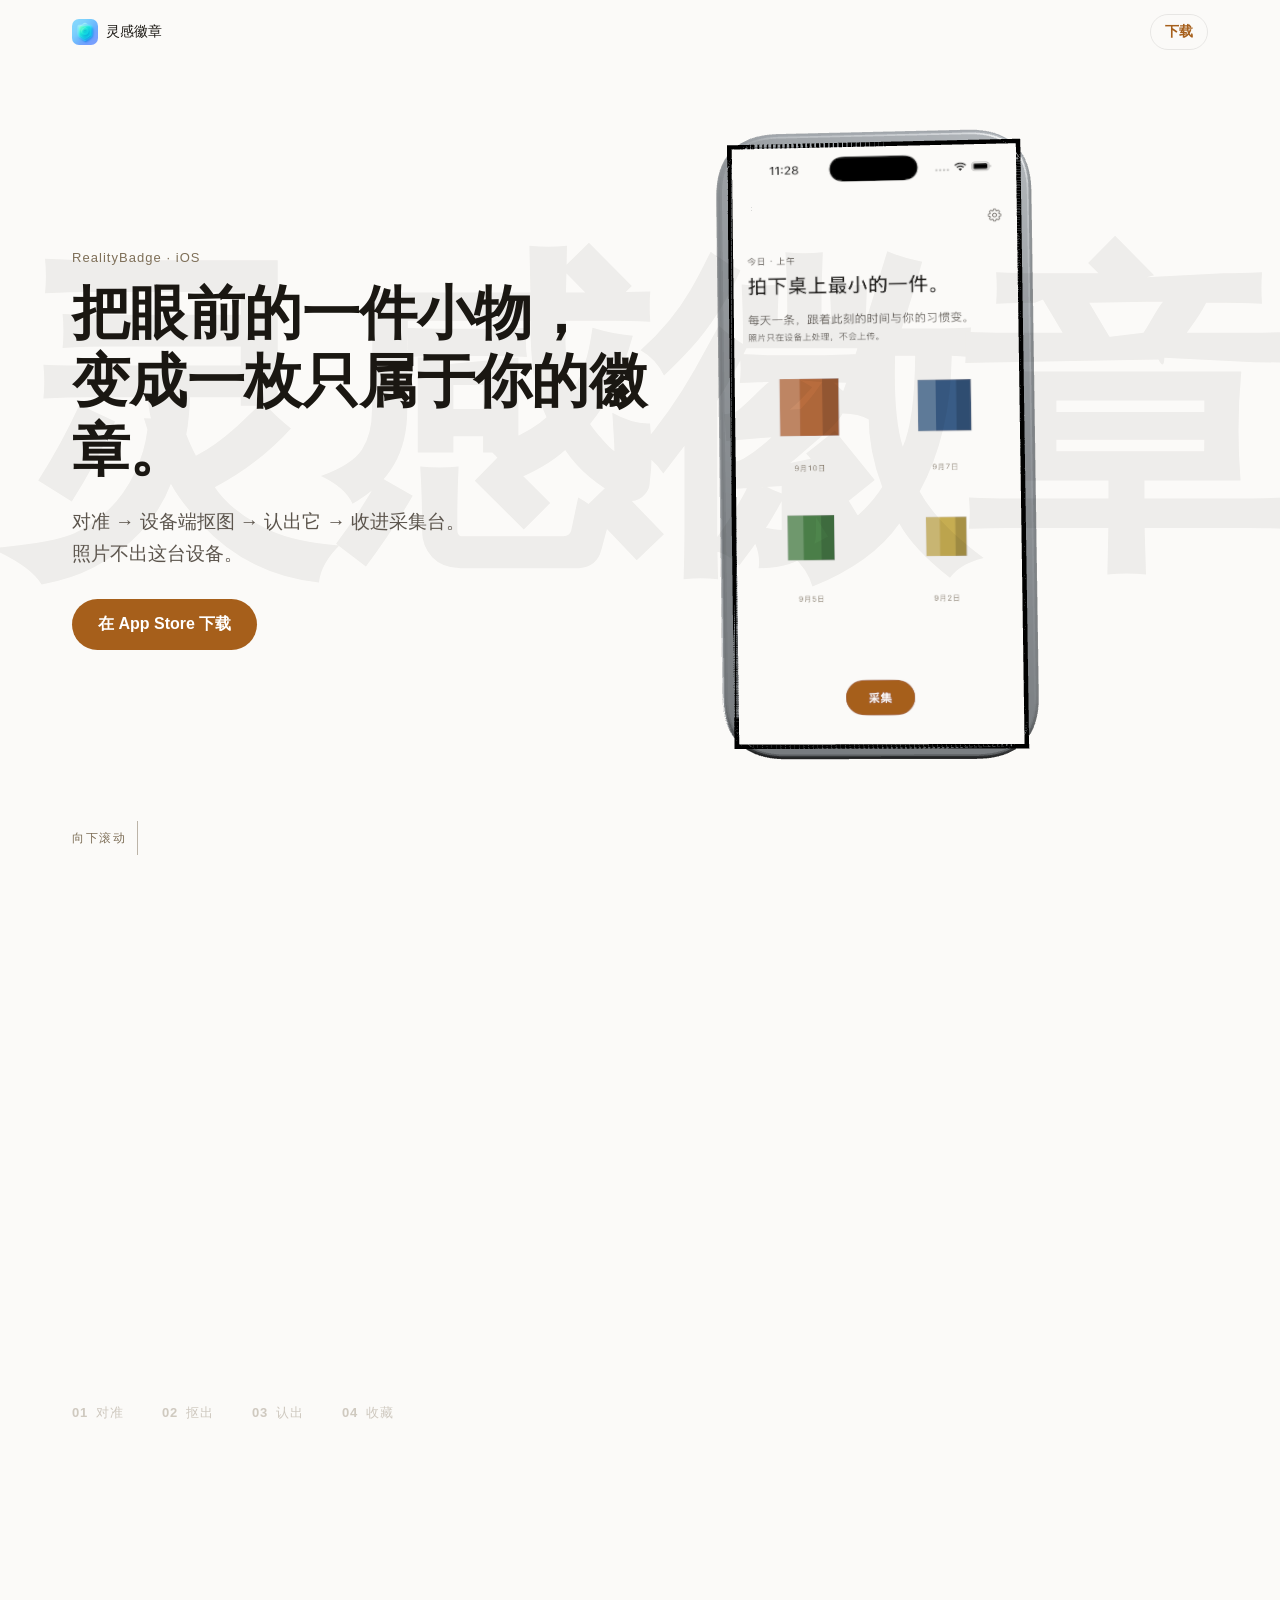
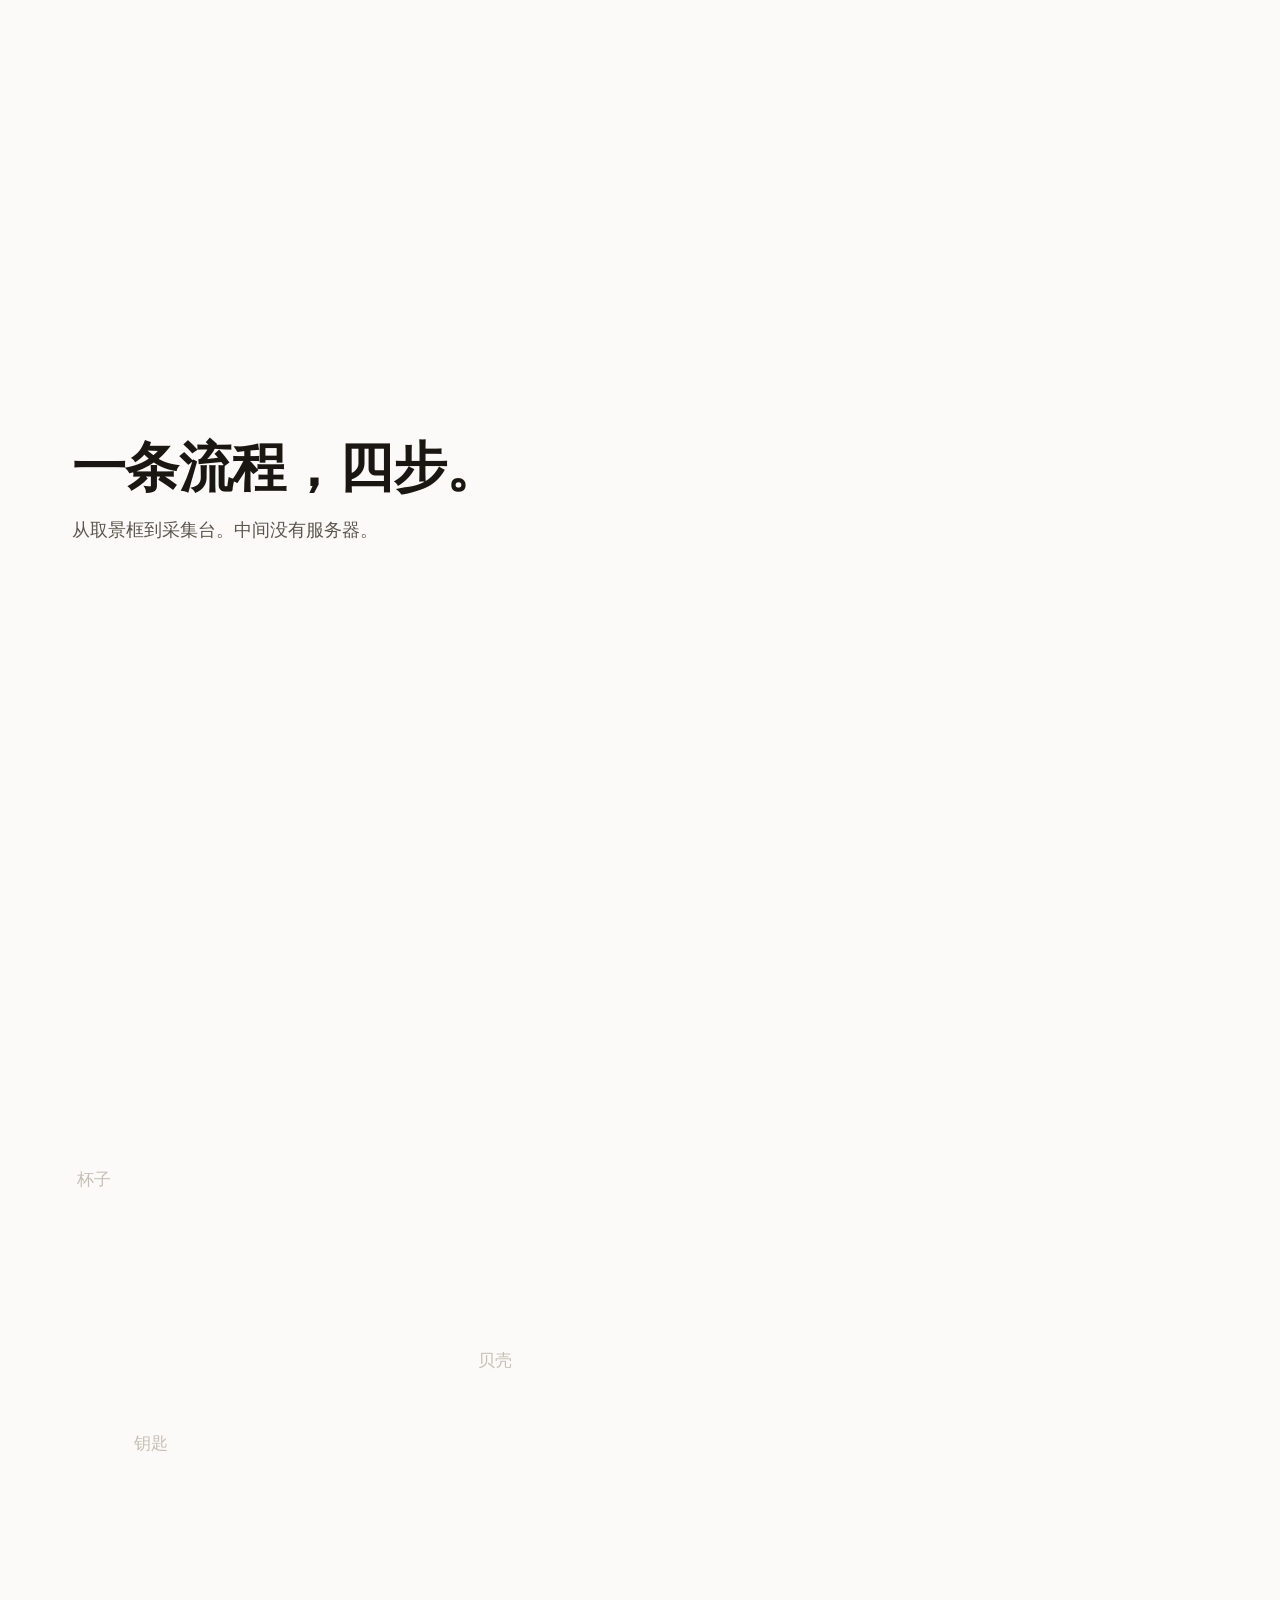
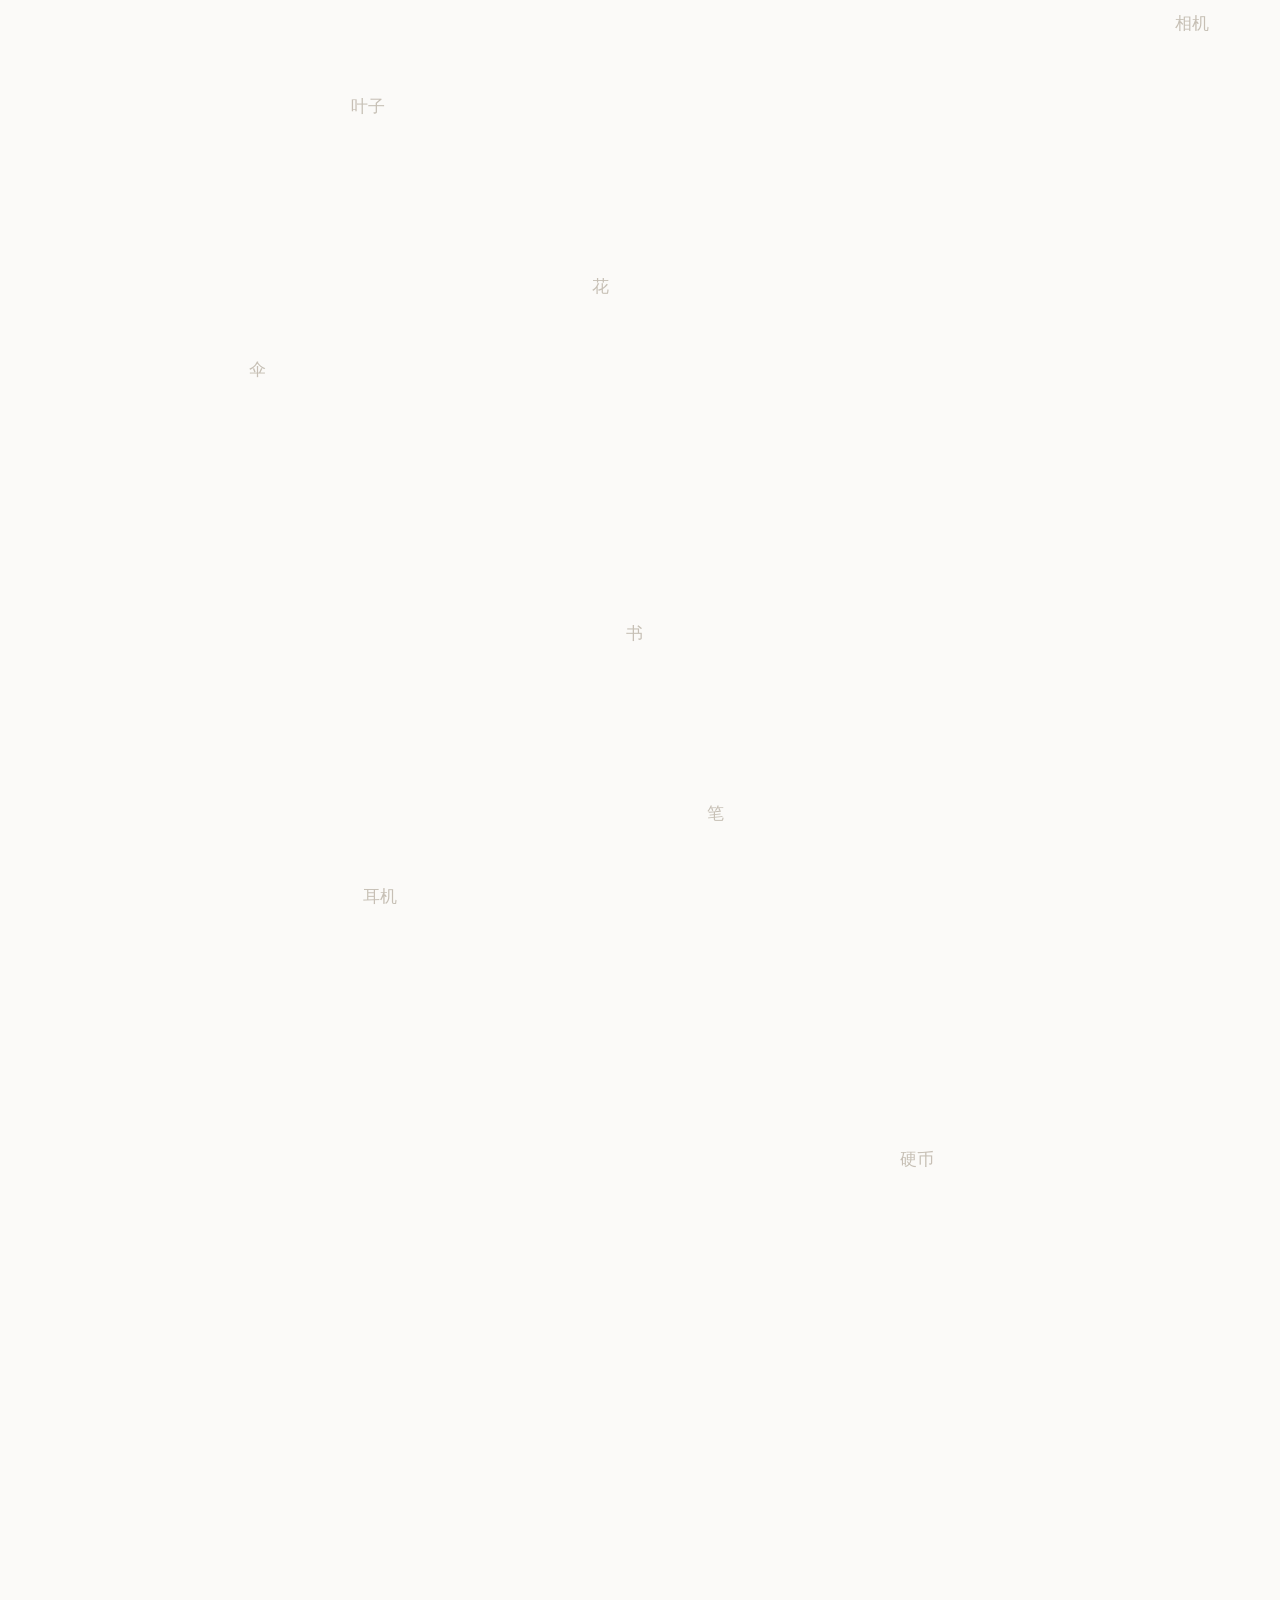
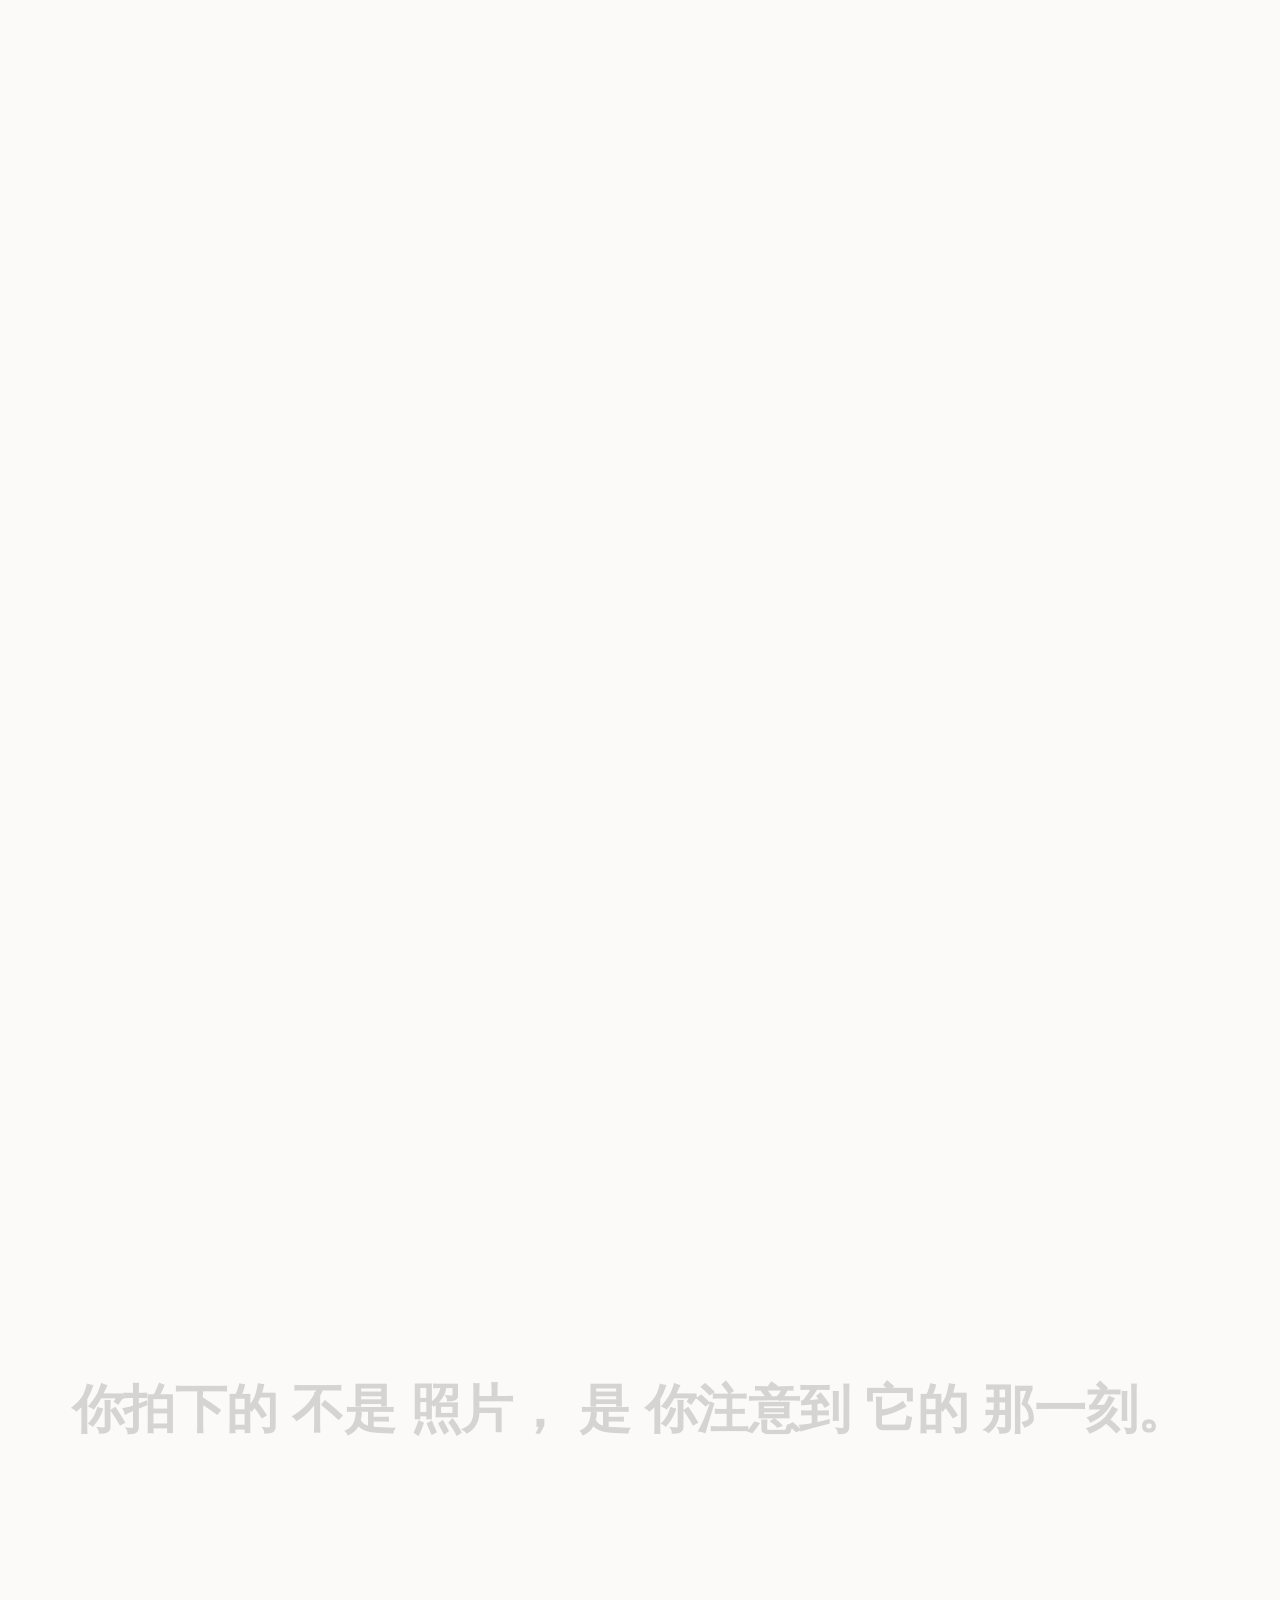
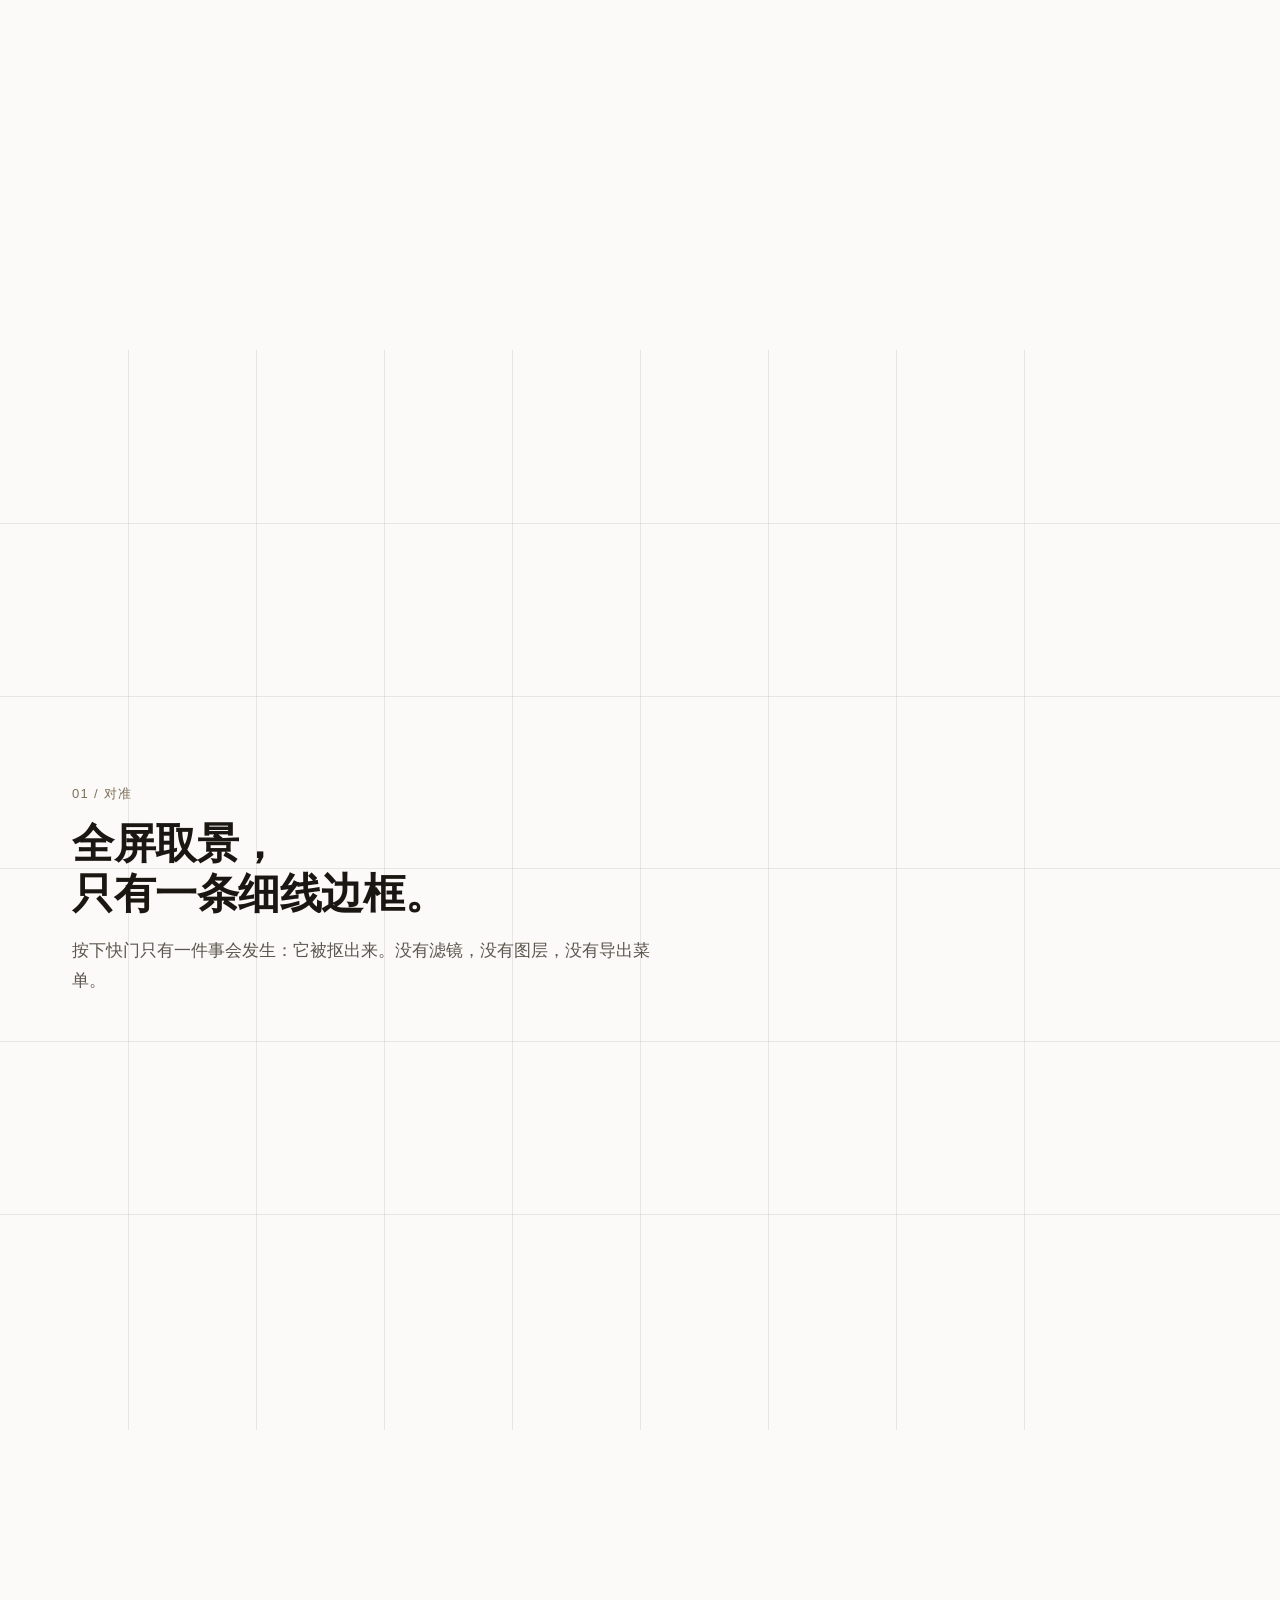
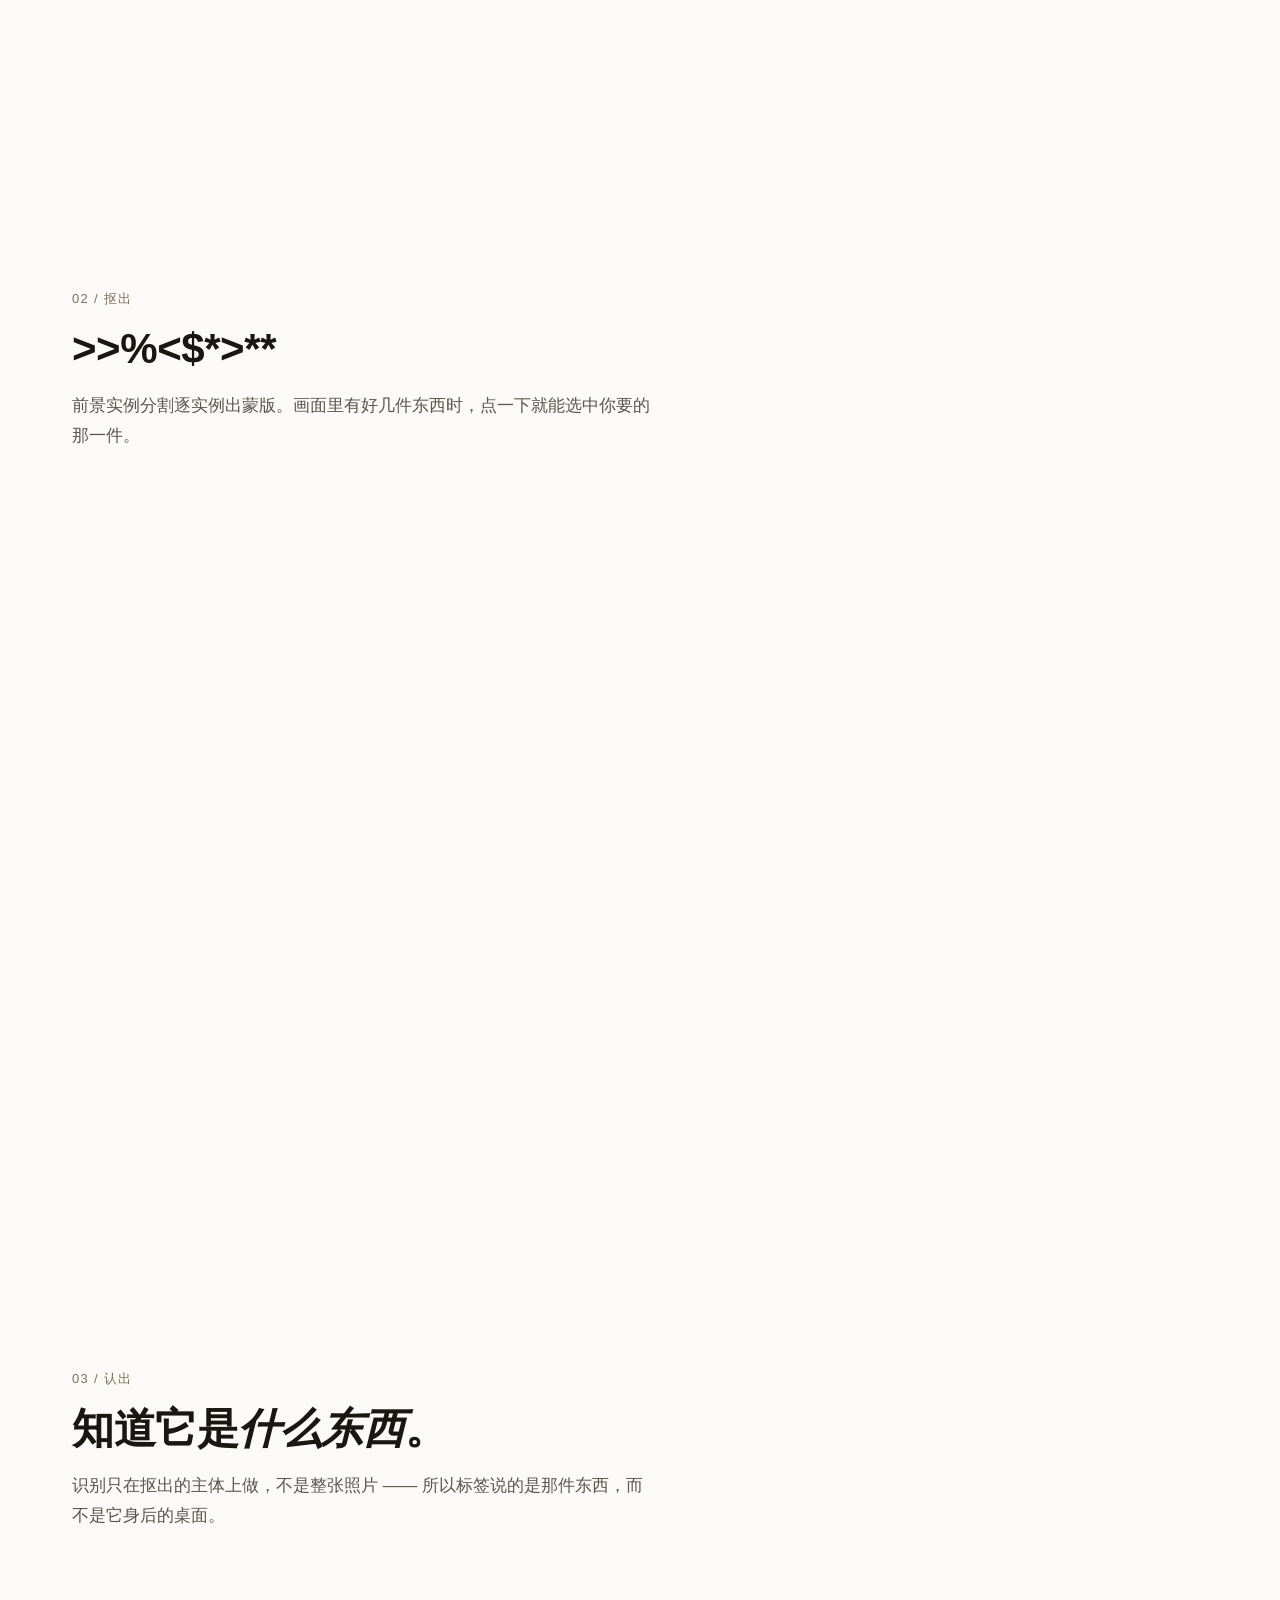
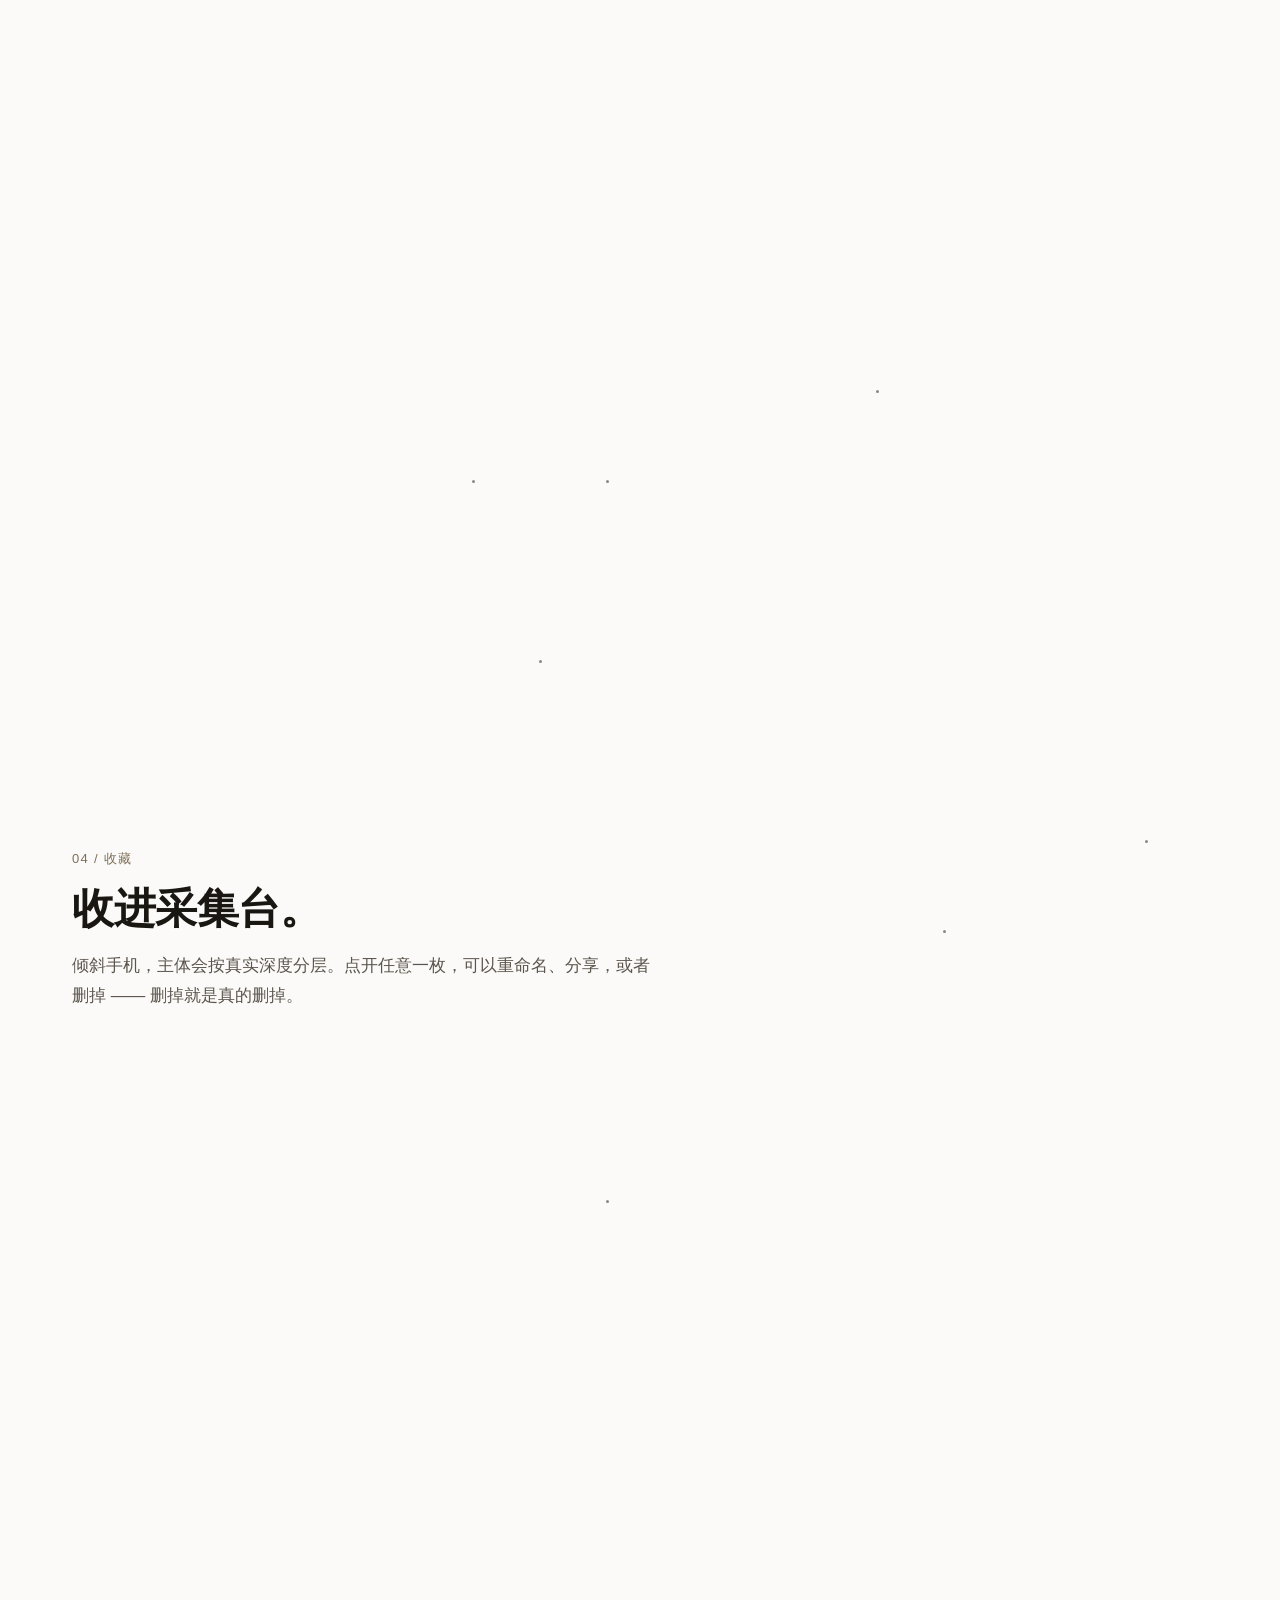
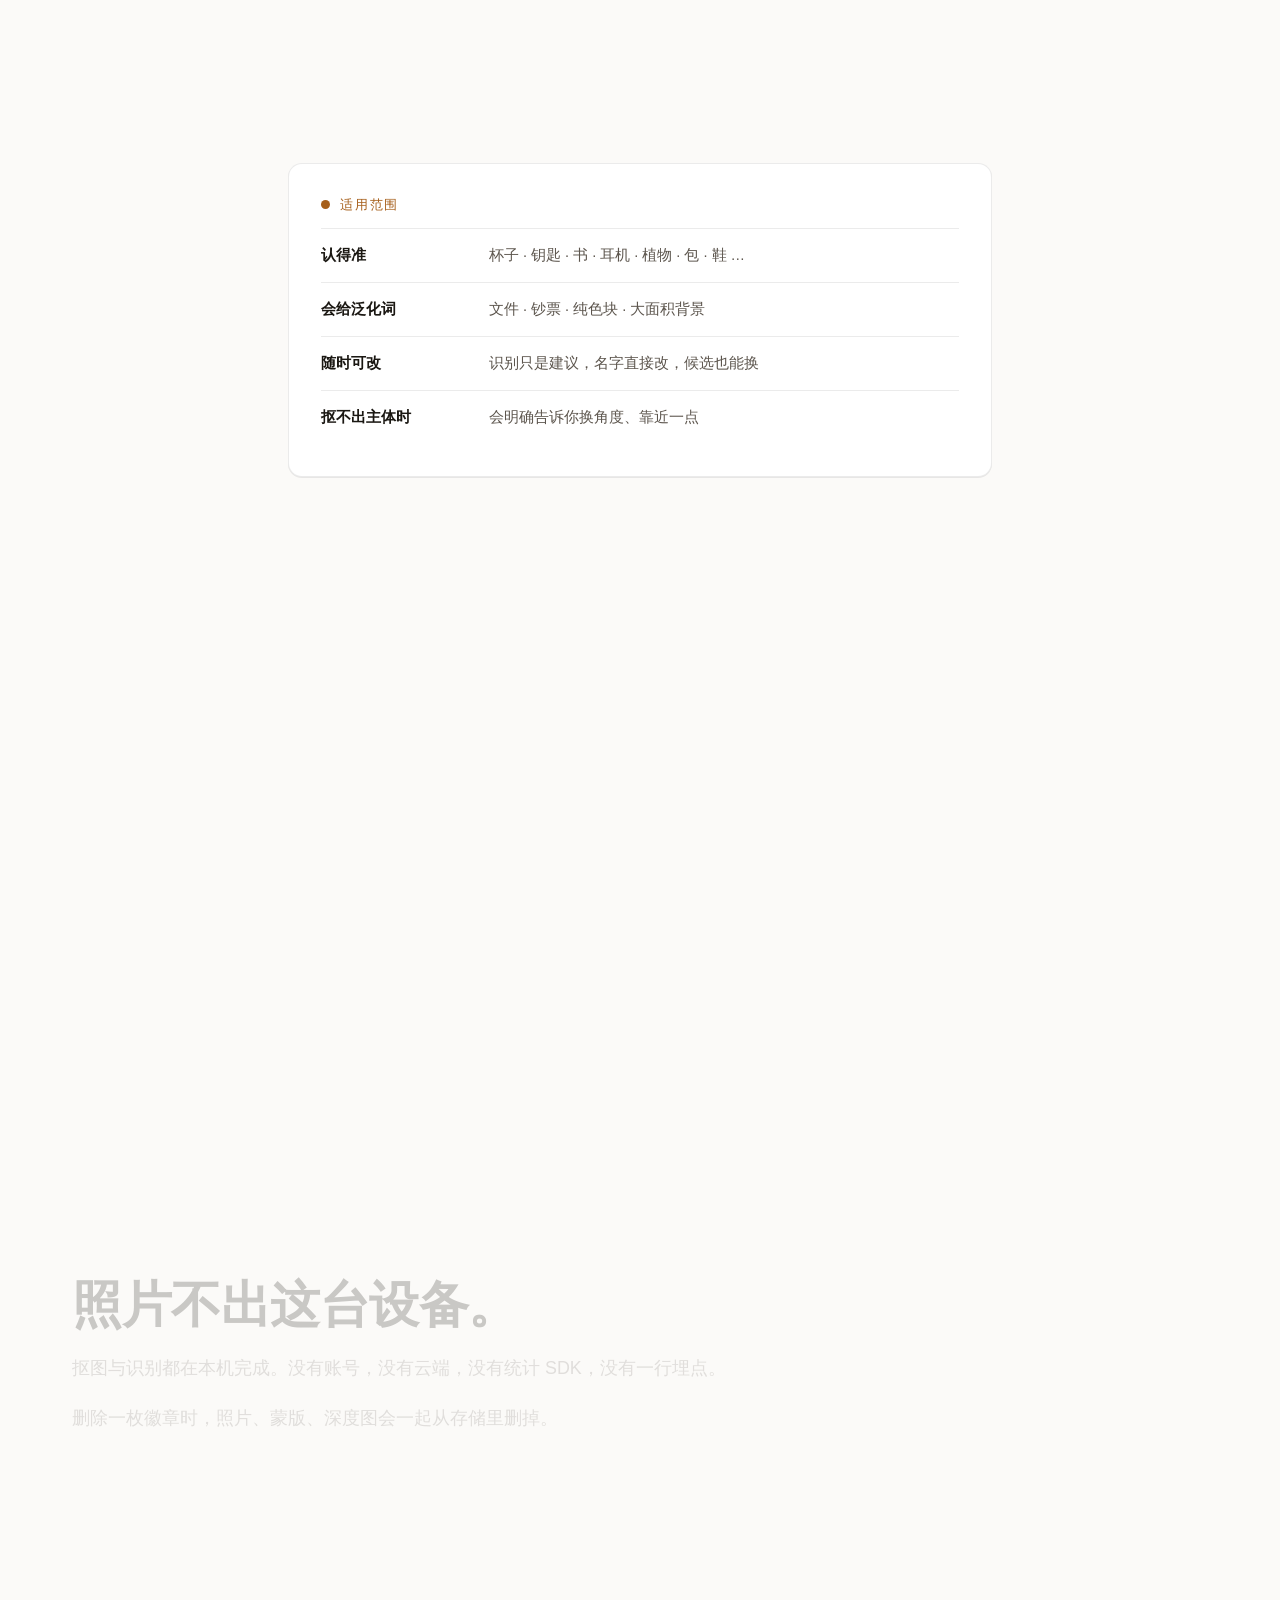
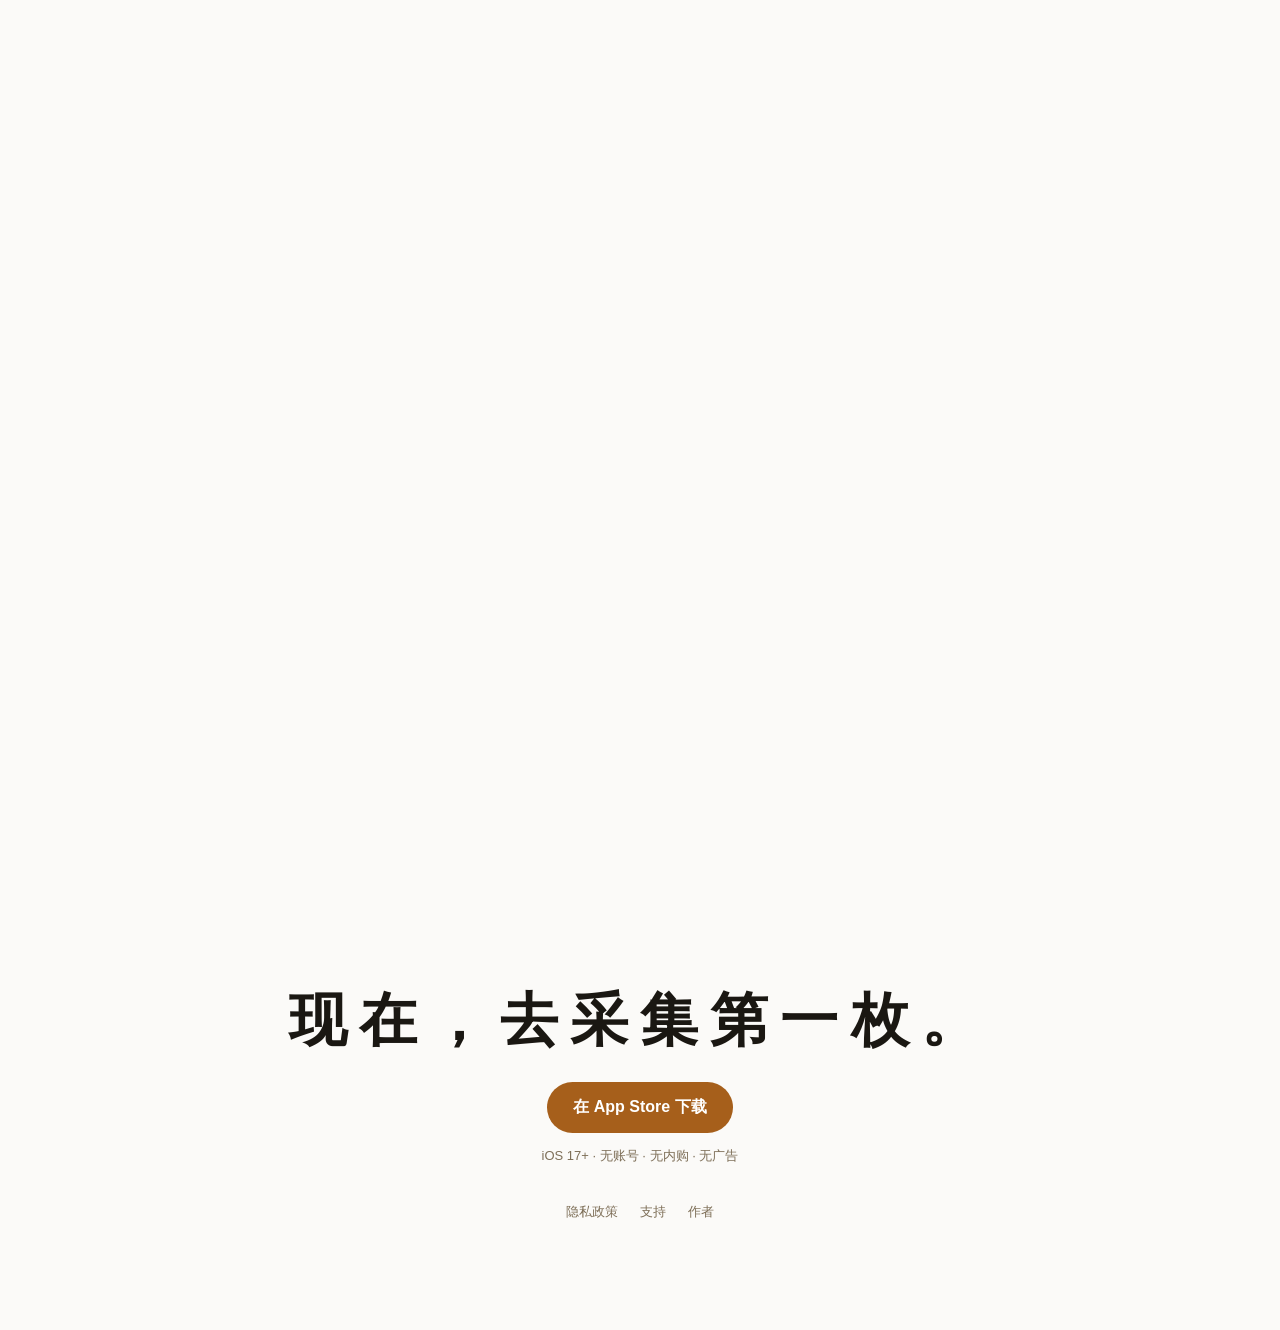
<file: index.html>
<!doctype html>
<html lang="zh-CN">
<head>
<meta charset="utf-8"/>
<meta name="viewport" content="width=device-width,initial-scale=1,viewport-fit=cover"/>
<title>灵感徽章 · 把眼前的小物收成一枚徽章</title>
<meta name="description" content="对准一件小物，在设备上抠出它、认出它，收进你的采集台。无账号、无内购、无广告，照片不出这台设备。"/>
<meta name="theme-color" content="#FBFAF8"/>
<link rel="icon" href="assets/logoRB.png"/>
<link rel="stylesheet" href="assets/launch.css"/>
</head>
<body>

<!-- 一个 WebGL 画布贯穿全站：浅场是纸，暗场是黑，切换本身就是叙事的一部分 -->
<canvas id="gl" aria-hidden="true"></canvas>

<header class="topbar">
  <a class="topbar__brand" href="#s01">
    <img src="assets/logoRB.png" alt="" width="26" height="26"/>
    <span>灵感徽章</span>
  </a>
  <a class="topbar__cta" href="https://apps.apple.com/cn/app/%E7%81%B5%E6%84%9F%E5%BE%BD%E7%AB%A0/id6752278083">下载</a>
</header>

<main>

<!-- ── 01 · 浅色开场 ───────────────────────────────────────── -->
<section class="sec sec--hero" id="s01" data-scene="phone">
  <div class="brandmark" aria-hidden="true"><span>灵感徽章</span></div>
  <div class="hero">
    <p class="kicker">RealityBadge · iOS</p>
    <h1 class="hero__title">把眼前的一件小物，<br/>变成一枚只属于你的徽章。</h1>
    <p class="lede">对准 → 设备端抠图 → 认出它 → 收进采集台。<br/>照片不出这台设备。</p>
    <a class="btn" href="https://apps.apple.com/cn/app/%E7%81%B5%E6%84%9F%E5%BE%BD%E7%AB%A0/id6752278083">在 App Store 下载</a>
  </div>
  <div class="scrollhint" aria-hidden="true"><span>向下滚动</span></div>
</section>

<!-- ── 02 · 转入暗场（全站唯一一次明暗切换）─────────────────── -->
<section class="sec sec--split" id="s02" data-scene="phones">
  <div class="split__sticky">
  <ol class="steps" aria-label="四步流程">
    <li class="step" data-step="0"><b>01</b><span>对准</span></li>
    <li class="step" data-step="1"><b>02</b><span>抠出</span></li>
    <li class="step" data-step="2"><b>03</b><span>认出</span></li>
    <li class="step" data-step="3"><b>04</b><span>收藏</span></li>
  </ol>
  <div class="split__copy">
    <h2>一条流程，四步。</h2>
    <p>从取景框到采集台。中间没有服务器。</p>
  </div>
  </div>
</section>

<!-- ── 03 · 小物星云（替代参考站的"地球"）────────────────────── -->
<section class="sec sec--cloud" id="s03" data-scene="cloud">
  <div class="driftfield" aria-hidden="true">
    <span>杯子</span><span>钥匙</span><span>叶子</span><span>伞</span>
    <span>书</span><span>耳机</span><span>硬币</span><span>贝壳</span>
    <span>相机</span><span>花</span><span>石头</span><span>笔</span>
  </div>
  <p class="sr-only">一段可拖动旋转的点阵星云：约七千五百个点，形态在几件真实小物的剪影之间缓慢变形。</p>
  <div class="cloudhint" aria-hidden="true"><span>拖动旋转</span></div>
</section>

<!-- ── 04 · 加速 · 黑场 · 显现 ──────────────────────────────── -->
<section class="sec sec--blackout" id="s04" data-scene="cloud"></section>

<!-- ── 05 · 导语逐词点亮 ──────────────────────────────────── -->
<section class="sec sec--intro" id="s05">
  <h2 class="wordlight" data-words="你拍下的|不是|照片，|是|你注意到|它的|那一刻。"></h2>
</section>

<!-- ── 06 · 四个功能章节 ──────────────────────────────────── -->
<section class="sec feat feat--grid" id="f1">
  <div class="feat__inner">
    <p class="feat__no">01 / 对准</p>
    <h2>全屏取景，<br/>只有一条细线边框。</h2>
    <p class="feat__body">按下快门只有一件事会发生：它被抠出来。没有滤镜，没有图层，没有导出菜单。</p>
  </div>
</section>

<section class="sec feat feat--scan" id="f2">
  <div class="feat__inner">
    <p class="feat__no">02 / 抠出</p>
    <h2 data-decode="在设备上把它抠出来"></h2>
    <p class="feat__body">前景实例分割逐实例出蒙版。画面里有好几件东西时，点一下就能选中你要的那一件。</p>
  </div>
</section>

<section class="sec feat feat--ripple" id="f3">
  <div class="feat__inner">
    <p class="feat__no">03 / 认出</p>
    <h2>知道它是<em>什么东西</em>。</h2>
    <p class="feat__body">识别只在抠出的主体上做，不是整张照片 —— 所以标签说的是那件东西，而不是它身后的桌面。</p>
  </div>
</section>

<section class="sec feat feat--diag" id="f4">
  <div class="feat__inner">
    <p class="feat__no">04 / 收藏</p>
    <h2>收进采集台。</h2>
    <p class="feat__body">倾斜手机，主体会按真实深度分层。点开任意一枚，可以重命名、分享，或者删掉 —— 删掉就是真的删掉。</p>
  </div>
</section>

<!-- ── 07 · 点阵告示屏（紧跟"认出"之后，讲清适用范围）──────── -->
<section class="sec sec--notice" id="s07">
  <div class="board">
    <div class="board__head"><span class="board__dot"></span><span>适用范围</span></div>
    <ul class="board__rows">
      <li><b>认得准</b><span>杯子 · 钥匙 · 书 · 耳机 · 植物 · 包 · 鞋 …</span></li>
      <li><b>会给泛化词</b><span>文件 · 钞票 · 纯色块 · 大面积背景</span></li>
      <li><b>随时可改</b><span>识别只是建议，名字直接改，候选也能换</span></li>
      <li><b>抠不出主体时</b><span>会明确告诉你换角度、靠近一点</span></li>
    </ul>
  </div>
</section>

<!-- ── 08 · 隐私区的手电筒 ────────────────────────────────── -->
<section class="sec sec--privacy" id="s08">
  <div class="torch" aria-hidden="true"></div>
  <div class="privacy__copy">
    <h2>照片不出这台设备。</h2>
    <p>抠图与识别都在本机完成。没有账号，没有云端，没有统计 SDK，没有一行埋点。</p>
    <p>删除一枚徽章时，照片、蒙版、深度图会一起从存储里删掉。</p>
  </div>
</section>

<!-- ── 09 · 下载区收尾 ───────────────────────────────────── -->
<section class="sec sec--finale" id="s09" data-scene="pixels">
  <h2 class="draggable" data-drag="现在，去采集第一枚。"></h2>
  <a class="btn btn--onDark" href="https://apps.apple.com/cn/app/%E7%81%B5%E6%84%9F%E5%BE%BD%E7%AB%A0/id6752278083">在 App Store 下载</a>
  <p class="fineprint">iOS 17+ · 无账号 · 无内购 · 无广告</p>
  <footer class="foot">
    <a href="privacy.html">隐私政策</a>
    <a href="support.html">支持</a>
    <a href="https://bonjour.bio/gaazone">作者</a>
  </footer>
</section>

</main>

<script>
// 首个运行时错误落到 data-err：无头验证时用 --dump-dom 就能看到，不用开 DevTools
addEventListener('error', e => {
  const el = document.documentElement;
  if (!el.dataset.err) el.dataset.err = (e.message || 'unknown') + ' @ ' + (e.filename || '').split('/').pop() + ':' + e.lineno;
});
addEventListener('unhandledrejection', e => {
  const el = document.documentElement;
  if (!el.dataset.err) el.dataset.err = 'promise: ' + (e.reason && e.reason.message ? e.reason.message : e.reason);
});
</script>
<script type="module" src="assets/launch.js"></script>
</body>
</html>
</file>
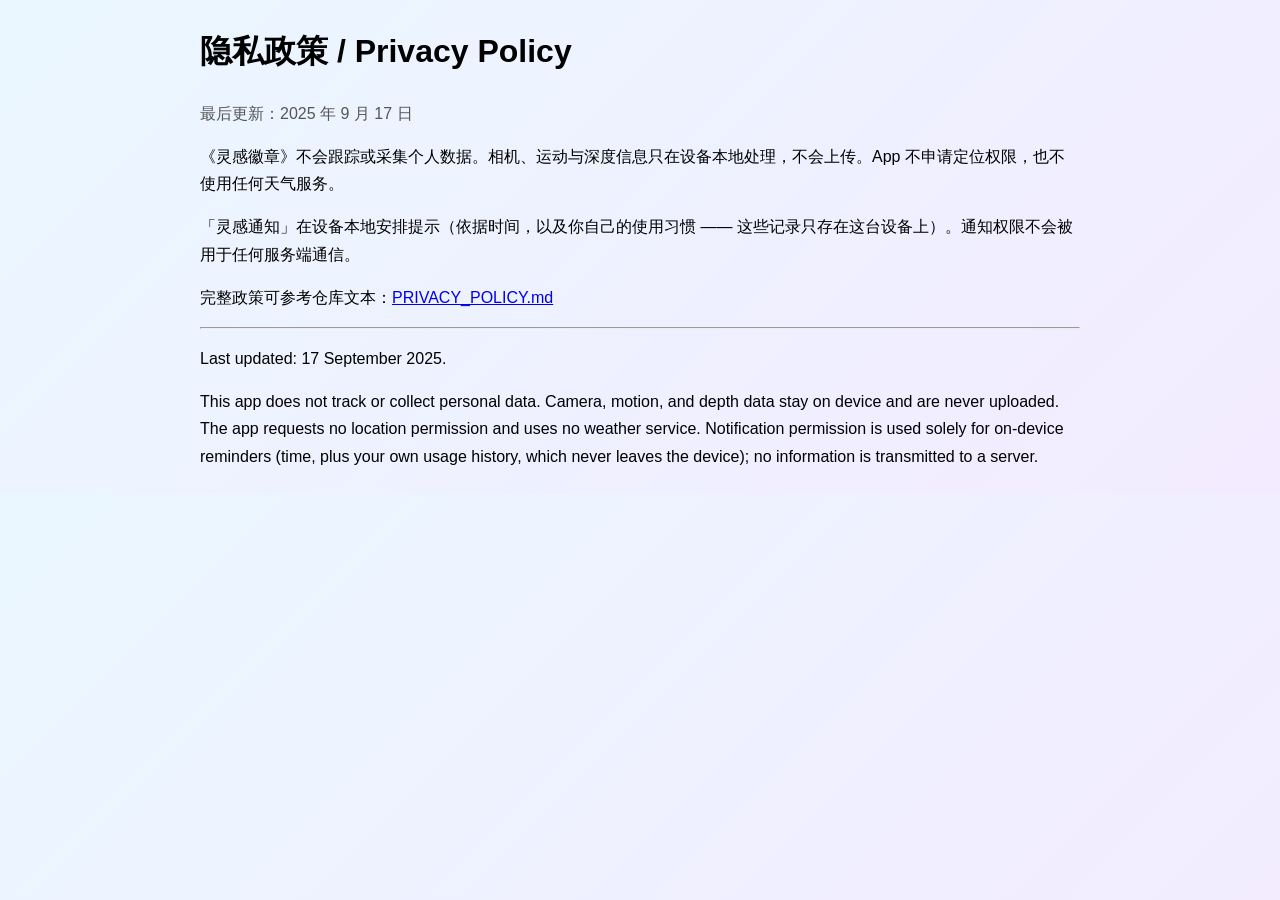
<file: privacy.html>
<!doctype html>
<html lang="zh-CN"><head><meta charset="utf-8"/><meta name="viewport" content="width=device-width,initial-scale=1"/><title>隐私政策 Privacy Policy</title></head>
<body style="font-family:-apple-system,BlinkMacSystemFont,Segoe UI,Roboto,Helvetica,Arial,sans-serif;max-width:880px;margin:24px auto;padding:0 16px;line-height:1.7;background:linear-gradient(135deg,#EAF7FF,#F3EBFF)">
<h1>隐私政策 / Privacy Policy</h1>
<p style="color:#555">最后更新：2025 年 9 月 17 日</p>
<p>《灵感徽章》不会跟踪或采集个人数据。相机、运动与深度信息只在设备本地处理，不会上传。App 不申请定位权限，也不使用任何天气服务。</p>
<p>「灵感通知」在设备本地安排提示（依据时间，以及你自己的使用习惯 —— 这些记录只存在这台设备上）。通知权限不会被用于任何服务端通信。</p>
<p>完整政策可参考仓库文本：<a href="https://github.com/wujiajunhahah/RB-apple/blob/main/PRIVACY_POLICY.md">PRIVACY_POLICY.md</a></p>
<!-- 这里原来有一段 WeatherKit / Open-Meteo 的数据来源声明。App 并未接入任何天气服务，
     定位权限也已移除，所以声明一并删除 —— 隐私政策不该承诺不存在的功能。 -->
<hr/>
<p>Last updated: 17 September 2025.</p>
<p>This app does not track or collect personal data. Camera, motion, and depth data stay on device and are never uploaded. The app requests no location permission and uses no weather service. Notification permission is used solely for on-device reminders (time, plus your own usage history, which never leaves the device); no information is transmitted to a server.</p>
</body></html>
</file>
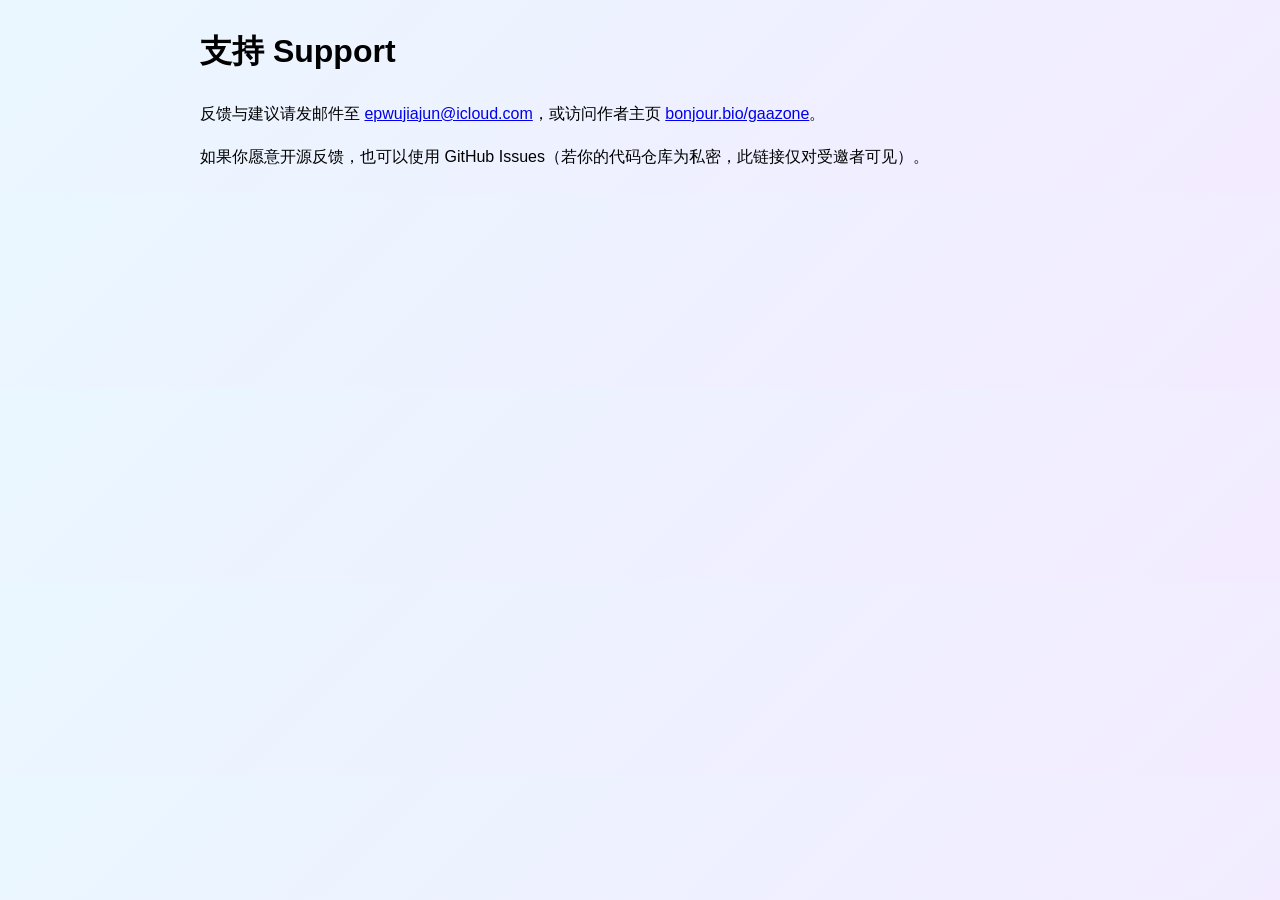
<file: support.html>
<!doctype html>
<html lang="zh-CN"><head><meta charset="utf-8"/><meta name="viewport" content="width=device-width,initial-scale=1"/><title>支持 Support</title></head>
<body style="font-family:-apple-system,BlinkMacSystemFont,Segoe UI,Roboto,Helvetica,Arial,sans-serif;max-width:880px;margin:24px auto;padding:0 16px;line-height:1.7;background:linear-gradient(135deg,#EAF7FF,#F3EBFF)">
<h1>支持 Support</h1>
<p>反馈与建议请发邮件至 <a href="mailto:epwujiajun@icloud.com">epwujiajun@icloud.com</a>，或访问作者主页 <a href="https://bonjour.bio/gaazone">bonjour.bio/gaazone</a>。</p>
<p>如果你愿意开源反馈，也可以使用 GitHub Issues（若你的代码仓库为私密，此链接仅对受邀者可见）。</p>
</body></html>
</file>
<file: assets/launch.css>
/* ============================================================
   灵感徽章 · Launch 页
   规范见 docs/DESIGN.md —— 改视觉前先改那份文件
   两个场：浅场 = 纸，暗场 = 黑；唯一强调色 = 琥珀
   ============================================================ */

:root{
  --paper:#FBFAF8;
  --ink:#1A1712;
  --ink-2:#5C554D;
  --ink-3:#7E6F58;
  --hair:rgba(0,0,0,.08);
  --amber:#A65F1B;          /* 对纸 4.71:1 */
  --amber-ink:#FFFFFF;
  --panel:#FFFFFF;

  --dur:650ms;              /* 与 App 动效基准一致 */
  --ease:cubic-bezier(.22,1,.36,1);

  --gutter:clamp(20px,6vw,72px);
  --measure:clamp(20rem,42rem,46rem);
}

/* 暗场 */
body.is-dark{
  --paper:#0E0D0C;
  --ink:#F5F2EE;
  --ink-2:#A8A29B;
  --ink-3:#B6A78F;
  --hair:rgba(255,255,255,.10);
  --amber:#E8A03C;
  --amber-ink:#1A1712;
  --panel:#1A1817;
}

*{box-sizing:border-box}
html{scroll-behavior:auto}
body{
  margin:0;
  background:var(--paper);
  color:var(--ink);
  font-family:-apple-system,BlinkMacSystemFont,"SF Pro Text","PingFang SC","Hiragino Sans GB","Microsoft YaHei",sans-serif;
  -webkit-font-smoothing:antialiased;
  transition:background-color var(--dur) var(--ease), color var(--dur) var(--ease);
  overflow-x:hidden;
}
a{color:inherit}
.sr-only{position:absolute;width:1px;height:1px;overflow:hidden;clip:rect(0 0 0 0);white-space:nowrap}

/* WebGL 画布贯穿全站 */
#gl{position:fixed;inset:0;width:100%;height:100%;z-index:0;display:block;pointer-events:none}
main{position:relative;z-index:1}

/* ── 顶栏 ───────────────────────────────────────────── */
.topbar{
  position:fixed;top:0;left:0;right:0;z-index:5;
  display:flex;align-items:center;justify-content:space-between;
  padding:14px var(--gutter);
  mix-blend-mode:normal;
}
.topbar__brand{display:flex;align-items:center;gap:8px;text-decoration:none;font-size:14px;font-weight:500;color:var(--ink)}
.topbar__brand img{border-radius:7px}
.topbar__cta{
  font-size:14px;font-weight:600;text-decoration:none;color:var(--amber);
  padding:8px 14px;border:1px solid var(--hair);border-radius:999px;
}

/* ── 段落通用 ────────────────────────────────────────── */
.sec{position:relative;padding:0 var(--gutter);display:flex;flex-direction:column;justify-content:center}
.sec--hero{min-height:100vh}
.sec--split{min-height:190vh;background:transparent;padding:0}
/* 步骤条钉在顶上、文案钉在底下，手机在中间 —— 否则文案会随着滚动压到手机上 */
.split__sticky{
  position:sticky;top:0;height:100vh;
  display:flex;flex-direction:column;justify-content:space-between;
  padding:11vh var(--gutter) 7vh;
}
.sec--cloud{min-height:220vh}
.sec--blackout{min-height:120vh}
.sec--intro{min-height:120vh}
.feat{min-height:120vh}
.sec--notice{min-height:100vh;background:var(--paper)}
.sec--privacy{min-height:130vh}
.sec--finale{min-height:110vh;align-items:center;text-align:center;justify-content:flex-end;padding-bottom:12vh}

.kicker{font-size:13px;letter-spacing:.08em;color:var(--ink-3);margin:0 0 14px}
h1,h2{font-weight:600;line-height:1.18;letter-spacing:-.01em;margin:0}
.sec--hero h1{font-size:clamp(30px,5.4vw,58px)}
.lede{font-size:clamp(15px,1.5vw,19px);line-height:1.65;color:var(--ink-2);margin:22px 0 30px}
.feat h2{font-size:clamp(26px,3.6vw,42px)}
.feat__body{font-size:clamp(15px,1.35vw,18px);line-height:1.7;color:var(--ink-2);max-width:34em;margin:18px 0 0}
.feat__no{font-size:13px;letter-spacing:.1em;color:var(--ink-3);margin:0 0 16px;font-variant-numeric:tabular-nums}

.btn{
  display:inline-block;text-decoration:none;font-size:16px;font-weight:600;
  color:var(--amber-ink);background:var(--amber);
  padding:15px 26px;border-radius:999px;
  transition:transform 220ms var(--ease), opacity 220ms linear;
}
.btn:hover{transform:translateY(-2px)}
.btn:active{transform:translateY(0)}
.btn--onDark{margin-top:28px}

/* ── 01 · 品牌大字 ──────────────────────────────────── */
.brandmark{
  position:absolute;inset:0;display:grid;place-items:center;pointer-events:none;
  font-size:clamp(96px,26vw,340px);font-weight:700;letter-spacing:-.04em;
  color:var(--ink);opacity:.055;white-space:nowrap;
}
.brandmark span{transform:translateY(-6%)}
.hero{position:relative;max-width:var(--measure)}
.scrollhint{
  position:absolute;bottom:5vh;left:var(--gutter);font-size:12px;letter-spacing:.14em;
  color:var(--ink-3);display:flex;align-items:center;gap:10px;
}
.scrollhint::after{content:"";width:1px;height:34px;background:currentColor;opacity:.5;animation:fall 2.4s var(--ease) infinite}
@keyframes fall{0%{transform:scaleY(.2);transform-origin:top}50%{transform:scaleY(1);transform-origin:top}100%{transform:scaleY(.2);transform-origin:bottom}}

/* ── 02 · 四步进度条 ───────────────────────────────── */
.steps{
  list-style:none;margin:0;padding:0;
  display:flex;gap:clamp(14px,3vw,40px);flex-wrap:wrap;
}
.step{display:flex;align-items:baseline;gap:8px;font-size:13px;letter-spacing:.06em;color:var(--ink-3);opacity:.35;transition:opacity 420ms var(--ease),color 420ms var(--ease)}
.step b{font-variant-numeric:tabular-nums;font-weight:600}
.step.is-on{opacity:1;color:var(--amber)}
.split__copy{max-width:var(--measure)}
.split__copy h2{font-size:clamp(30px,4.6vw,54px)}
.split__copy p{margin:18px 0 0;font-size:clamp(15px,1.4vw,18px);color:var(--ink-2)}

/* ── 03 · 星云 + 漂浮短词 ──────────────────────────── */
.driftfield{position:absolute;inset:0;pointer-events:none;overflow:hidden}
.driftfield span{
  position:absolute;font-size:clamp(13px,1.4vw,17px);color:var(--ink-3);opacity:.42;
  white-space:nowrap;will-change:transform;
}
.cloudhint{position:absolute;bottom:8vh;left:50%;transform:translateX(-50%);font-size:12px;letter-spacing:.14em;color:var(--ink-3);opacity:0;transition:opacity var(--dur) var(--ease)}
.cloudhint.is-on{opacity:.8}

/* ── 05 · 逐词点亮 ─────────────────────────────────── */
.sec--intro{align-items:flex-start}
.wordlight{font-size:clamp(28px,4.4vw,52px);max-width:22em;line-height:1.3}
.wordlight i{font-style:normal;color:var(--ink);opacity:.16;transition:opacity 520ms var(--ease);margin-right:.28em;display:inline-block}
.wordlight i.is-on{opacity:1}

/* ── 06 · 四章进场效果 ─────────────────────────────── */
.feat__inner{max-width:var(--measure)}
/* 网格铺开 */
.feat--grid .gridlines{position:absolute;inset:0;pointer-events:none;opacity:0}
.feat--grid .gridlines i{position:absolute;background:var(--hair)}
.feat--grid.is-in .gridlines{opacity:1}
/* 解码 + 扫描带 */
.feat--scan h2{font-variant-numeric:tabular-nums}
.feat--scan .scanbar{position:absolute;left:0;right:0;height:2px;background:var(--amber);opacity:0;pointer-events:none}
.feat--scan.is-in .scanbar{animation:scan 1.1s var(--ease) 1}
@keyframes scan{0%{opacity:.9;transform:translateY(-40px)}100%{opacity:0;transform:translateY(120px)}}
/* 同心涟漪 */
.feat--ripple .ripples{position:absolute;right:var(--gutter);top:50%;width:min(46vw,520px);aspect-ratio:1;transform:translateY(-50%);pointer-events:none}
.feat--ripple .ripples i{position:absolute;inset:0;border:1px solid var(--amber);border-radius:50%;opacity:0;transform:scale(.2)}
.feat--ripple.is-in .ripples i{animation:ripple 2.4s var(--ease) infinite}
@keyframes ripple{0%{opacity:.55;transform:scale(.2)}100%{opacity:0;transform:scale(1)}}
/* 点阵对角扩散 */
.feat--diag .dots{position:absolute;inset:0;overflow:hidden;pointer-events:none}
.feat--diag .dots i{position:absolute;width:3px;height:3px;background:var(--ink);opacity:0;border-radius:50%}

/* ── 07 · 点阵告示屏 ──────────────────────────────── */
.board{
  max-width:44rem;margin:0 auto;width:100%;
  background:var(--panel);border:1px solid var(--hair);
  border-radius:14px;padding:clamp(20px,3vw,32px);
  font-variant-numeric:tabular-nums;
  box-shadow:0 1px 0 var(--hair);
}
.board__head{display:flex;align-items:center;gap:10px;font-size:13px;letter-spacing:.14em;color:var(--amber);padding-bottom:14px;border-bottom:1px solid var(--hair)}
.board__dot{width:9px;height:9px;border-radius:50%;background:var(--amber)}
.board__rows{list-style:none;margin:0;padding:0}
.board__rows li{display:grid;grid-template-columns:9.5rem 1fr;gap:16px;padding:15px 0;border-bottom:1px solid var(--hair);align-items:baseline}
.board__rows li:last-child{border-bottom:0}
.board__rows b{font-weight:600;font-size:15px}
.board__rows span{font-size:14.5px;color:var(--ink-2);line-height:1.6}

/* ── 08 · 隐私手电筒 ─────────────────────────────── */
.sec--privacy{justify-content:center}
.privacy__copy{max-width:var(--measure);position:relative;z-index:2}
.privacy__copy h2{font-size:clamp(28px,4.2vw,50px)}
.privacy__copy p{margin:18px 0 0;font-size:clamp(15px,1.4vw,18px);line-height:1.75;color:var(--ink-2)}
/* 未照亮时整体压暗 */
.sec--privacy{--torch:0}
.sec--privacy .privacy__copy h2,
.sec--privacy .privacy__copy p{opacity:.16;transition:opacity 260ms linear}
.sec--privacy .privacy__copy h2{opacity:.22}
.torch{
  position:absolute;width:min(46vw,520px);aspect-ratio:1;border-radius:50%;
  pointer-events:none;z-index:3;opacity:0;transition:opacity 320ms linear;
  background:radial-gradient(circle, rgba(232,160,60,.20) 0%, rgba(232,160,60,.10) 40%, rgba(232,160,60,.03) 62%, transparent 76%);
  border:1px solid color-mix(in srgb, var(--amber) 70%, transparent);
  box-shadow:0 0 90px rgba(232,160,60,.10) inset;
  transform:translate(-50%,-50%);
}
.sec--privacy.is-torch .torch{opacity:1}
.sec--privacy.is-torch .privacy__copy h2,
.sec--privacy.is-torch .privacy__copy p{opacity:.45}
/* 被圆覆盖的字由 JS 打 .lit */
.privacy__copy .lit{opacity:1 !important}

/* ── 09 · 收尾 ───────────────────────────────────── */
.sec--finale h2{font-size:clamp(30px,5vw,58px);cursor:grab;touch-action:none;user-select:none}
.sec--finale h2.is-dragging{cursor:grabbing}
.draggable i{font-style:normal;display:inline-block;will-change:transform;margin-right:.22em}
.fineprint{margin:14px 0 0;font-size:13px;color:var(--ink-3)}
.foot{display:flex;gap:22px;justify-content:center;margin:38px 0 0;font-size:13px}
.foot a{text-decoration:none;color:var(--ink-3);border-bottom:1px solid transparent}
.foot a:hover{border-bottom-color:currentColor}

/* ── 降级：尊重系统的减少动态 ─────────────────────── */
@media (prefers-reduced-motion: reduce){
  :root{--dur:1ms}
  .scrollhint::after{animation:none}
  .feat--ripple.is-in .ripples i{animation:none;opacity:.25;transform:none}
  .feat--scan.is-in .scanbar{animation:none}
  .wordlight i{opacity:1}
  .sec--privacy .privacy__copy h2,.sec--privacy .privacy__copy p{opacity:1}
  .torch{display:none}
  .btn:hover{transform:none}
}

/* ── 移动端 ─────────────────────────────────────── */
@media (max-width:720px){
  .board__rows li{grid-template-columns:1fr;gap:6px}
  .steps{padding-top:12vh;gap:12px}
  .feat--ripple .ripples{width:70vw;right:-10vw;opacity:.5}
  .sec--finale{justify-content:center}
  .topbar__cta{padding:7px 12px}
}
</file>
